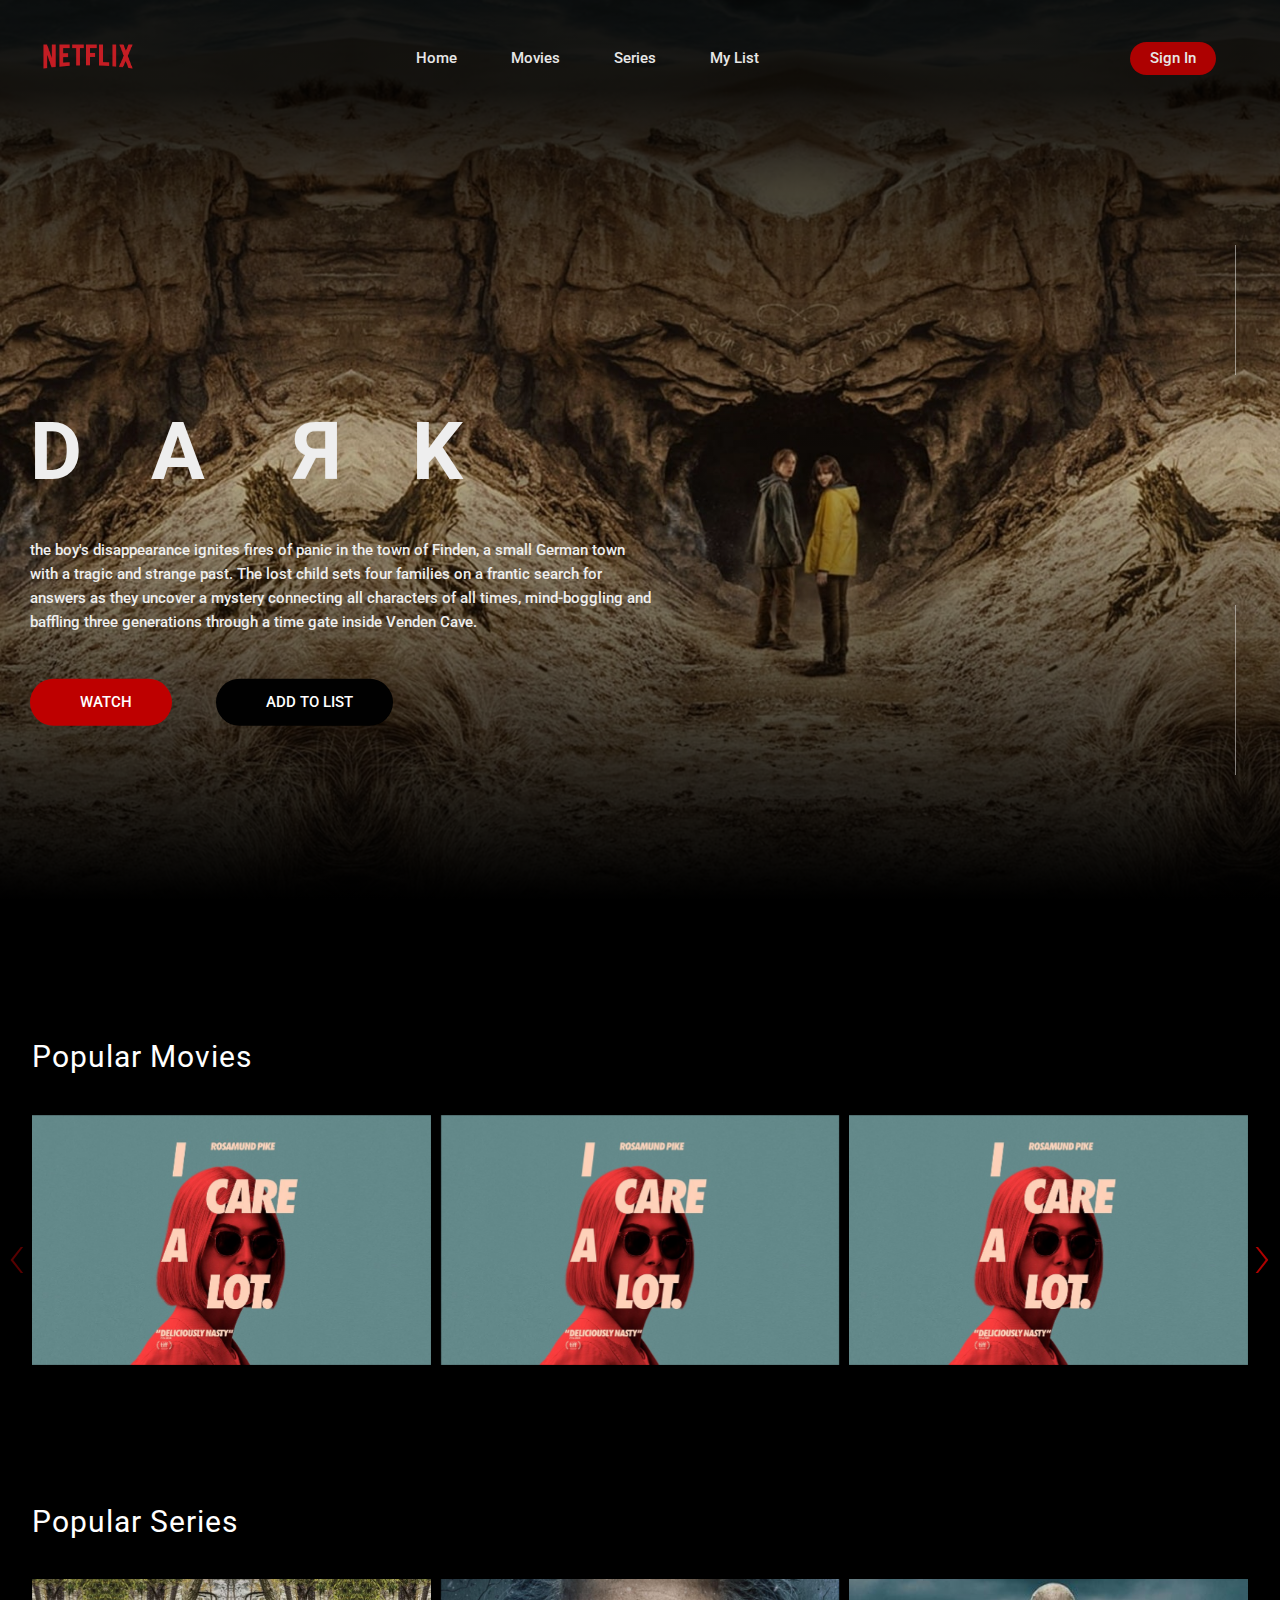
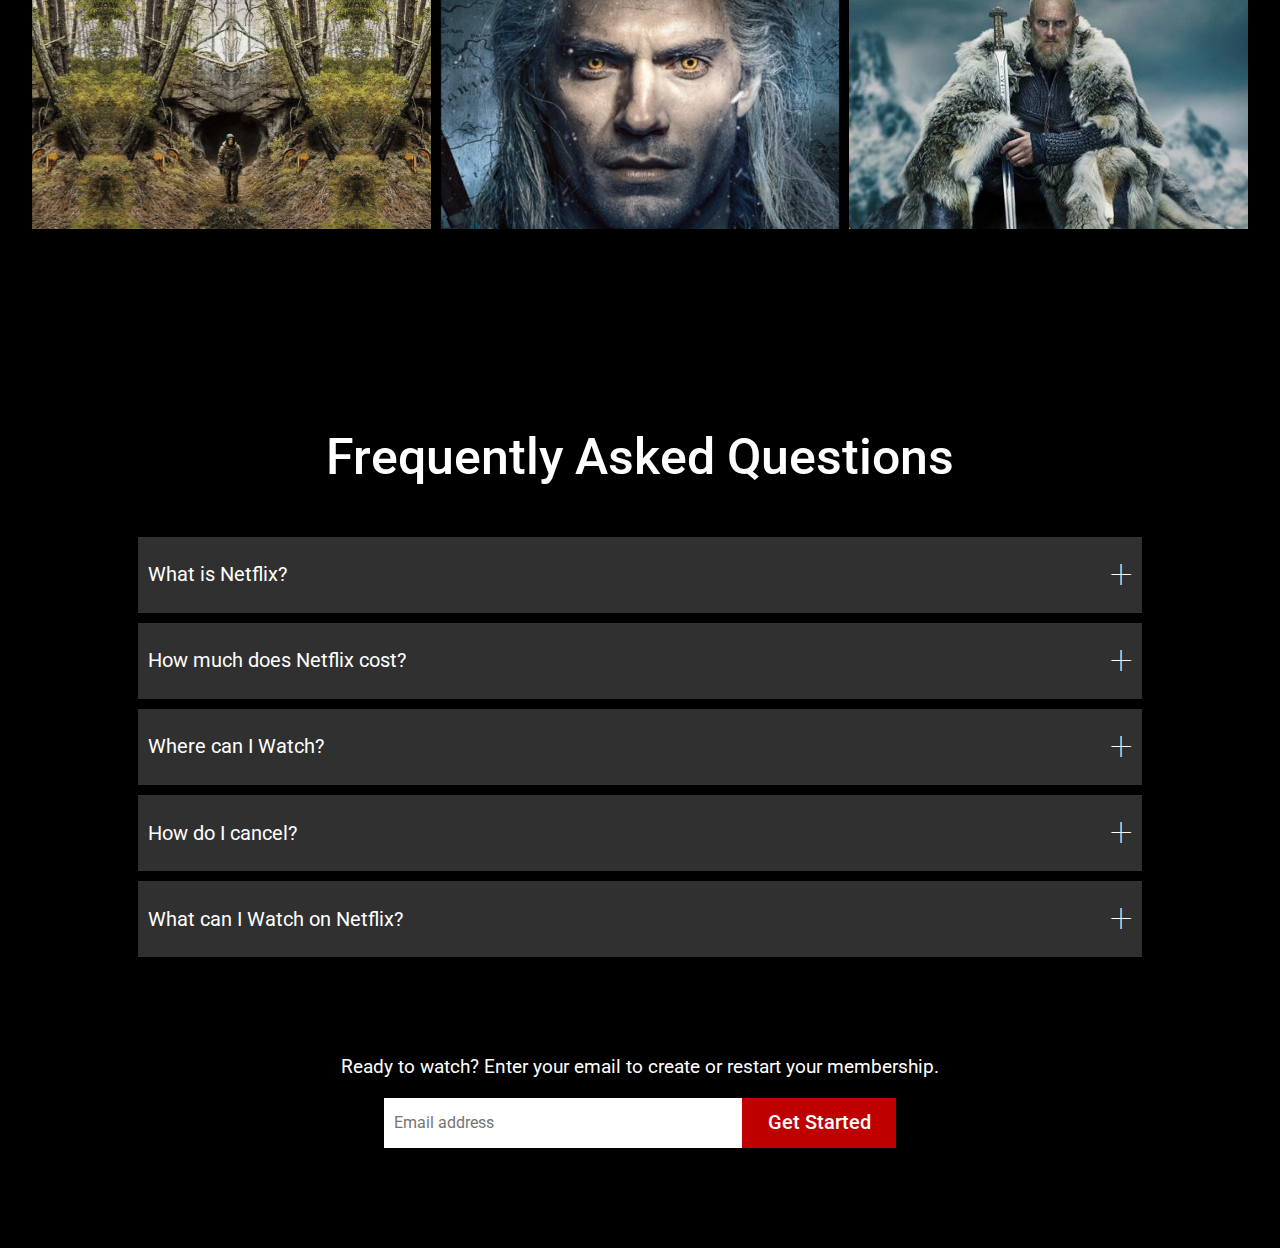
<file: index.html>
<!DOCTYPE html>
<html lang="en">
<head>
    <meta charset="UTF-8">
    <meta http-equiv="X-UA-Compatible" content="IE=edge">
    <meta name="viewport" content="width=device-width, initial-scale=1.0">
    <title>Netflix Redesign</title>
    <link rel="stylesheet" href="css/owl.carousel.min.css">
    <link rel="stylesheet" href="css/owl.theme.default.min.css">    
    <link rel="stylesheet" href="css/normalize.css">
    <link rel="stylesheet" href="css/style.css">
    <link rel="preconnect" href="https://fonts.gstatic.com">
    <link href="https://fonts.googleapis.com/css2?family=Roboto:wght@300;400;500&display=swap" rel="stylesheet">
    <link rel="stylesheet" href="https://pro.fontawesome.com/releases/v5.10.0/css/all.css" integrity="sha384-AYmEC3Yw5cVb3ZcuHtOA93w35dYTsvhLPVnYs9eStHfGJvOvKxVfELGroGkvsg+p" crossorigin="anonymous"/>    
</head>
<body>
    <!-- start landing -->
    <div class='landing'>
        <nav class="container">
            <a href="#" class="logo"><img src="imgs/logo.png" alt=""></a>
            <ul>
                <li><a href="">home</a></li>
                <li><a href="">movies</a></li>
                <li><a href="">series</a></li>
                <li><a href="">my list</a></li>
            </ul>
            <div class="notification">
                <i class="fas fa-search"></i>
                <i class="fas fa-bell"></i>
            </div>
            <a class="login-btn" href="pages/login.html">sign in</a>            
        </nav>
        <div class="slider">
            <div class="block one" id="block-1">
                <span class="overlay">
                    <div class="info">
                    <h2>da<span>r</span>k</h2>
                    <p>
                        the boy's disappearance ignites fires of panic in the town of Finden, a small German town with a tragic and strange past. The lost child sets four families on a frantic search for answers as they uncover a mystery connecting all characters of all times, mind-boggling and baffling three generations through a time gate inside Venden Cave.
                    </p>
                    <button><i class="fas fa-play"></i>watch</button>
                    <button><i class="fas fa-plus"></i>add to list</button>
                    </div>
                </span>
            </div>
            <!-- block 2 -->
            <div class="block two" id="block-2">
                <span class="overlay">
                    <div class="info">
                    <h2>la casa de papel</h2>
                    </div>
                    <div class="buttons">
                    <button><i class="fas fa-play"></i>watch</button>
                    <button><i class="fas fa-plus"></i>add to list</button>
                    </div>
                </span>
            </div>
            <!-- start block 3 -->
            <div class="block three" id="block-3">
                <span class="overlay">
                    <div class="info">
                    <p>
                        an underpaid, overqualified and dispirited high school chemistry teacher who is struggling with a recent diagnosis of stage-three lung cancer. White turns to a life of crime, partnering with his former student Jesse Pinkman Aaron Paul, by producing and distributing crystal meth to secure his family's financial future before he dies.
                    </p>
                    <button><i class="fas fa-play"></i>watch</button>
                    <button><i class="fas fa-plus"></i>add to list</button>
                    </div>
                </span>
            </div>
            <!-- end block 3 -->
        </div>
        <div class="social">
            <i class="fab fa-facebook-f"></i>
            <i class="fab fa-twitter"></i>
            <i class="fab fa-instagram"></i>
        </div>
        <!-- start switch -->
        <div class="switch">
            <i class="fas fa-circle active" data-switch="block-1"></i>
            <i class="fas fa-circle" data-switch="block-3"></i>
            <i class="fas fa-circle"  data-switch="block-2"></i>
        </div>
        <!-- end switch -->

    </div>
    <!-- end landing -->
    <!-- start slid moves -->
    <div class="container">
    <h2 class="title-1">Popular Movies</h2>
        <div class="slide-movies owl-carousel owl-theme inner">
            <div class="item">
                <img src="imgs/icarealot.jpg" alt="">
            </div>
            <div class="item">
                <img src="imgs/icarealot.jpg" alt="">
            </div>
            <div class="item">
                <img src="imgs/icarealot.jpg" alt="">
            </div>
            <div class="item">
                <img src="imgs/icarealot.jpg" alt="">
            </div>
            <div class="item">
                <img src="imgs/icarealot.jpg" alt="">
            </div>
            <div class="item">
                <img src="imgs/icarealot.jpg" alt="">
            </div>
        </div>
    </div>
    <!-- end slid moves -->
    <!-- start slid series -->
<div class="container">
    <h2 class="title-1">Popular Series</h2>
    <div class="slide-series owl-carousel owl-theme inner">
        <div class="item">
            <img src="imgs/dark.jpg" alt="">
        </div>
        <div class="item">
            <img src="imgs/witcher.jpg" alt="">
        </div>
        <div class="item">
            <img src="imgs/vikings.jpg" alt="">
        </div>
        <div class="item">
            <img src="imgs/dark-2.jpg" alt="">
        </div>
        <div class="item">
            <img src="imgs/witcher.jpg" alt="">
        </div>
        <div class="item">
            <img src="imgs/dark-2.jpg" alt="">
        </div>
    </div>   
</div> 
    <!-- end slid series -->
    <!-- start asked -->
    <div class="asked">
        <h1>Frequently Asked Questions</h1>
        <ul>
            <li>
                <button>
                    <h4>What is Netflix?</h4>
                    <span>&#43;</span>
                </button>
                <div class='details'>
                    <span>
                    <p>
                        Netflix is a streaming service that offers a wide variety of award-winning TV shows, movies, anime, documentaries, and more on thousands of internet-connected devices.
                        <br>
                        <br>
                        You can watch as much as you want, whenever you want without a single commercial – all for one low monthly price. There's always something new to discover and new TV shows and movies are added every week!
                    </p>
                    </span>
                </div>
            </li>
            <li>
                <button>
                    <h4>How much does Netflix cost?</h4>
                    <span>&#43;</span>
                </button>
                <div class='details'>
                    <span>
                    <p>
                        Watch Netflix on your smartphone, tablet, Smart TV, laptop, or streaming device, all for one fixed monthly fee. Plans range from EGP120 to EGP200 a month. No extra costs, no contracts.                        
                    </p>
                    </span>
                </div>
            </li>
            <li>
                <button>
                    <h4>Where can I Watch?</h4>
                    <span>&#43;</span>
                </button>
                <div class='details'>
                    <span>
                    <p>
                        Watch anywhere, anytime, on an unlimited number of devices. Sign in with your Netflix account to watch instantly on the web at netflix.com from your personal computer or on any internet-connected device that offers the Netflix app, including smart TVs, smartphones, tablets, streaming media players and game consoles.
                        <br>
                        <br>
                        You can also download your favorite shows with the iOS, Android, or Windows 10 app. Use downloads to watch while you're on the go and without an internet connection. Take Netflix with you anywhere.                        
                    </p>
                    </span>
                </div>
            </li>
            <li>
                <button>
                    <h4>How do I cancel?</h4>
                    <span>&#43;</span>
                </button>
                <div class='details'>
                    <span>
                    <p>
                        Netflix is flexible.There are no pesky contracts and no commitments. You can easily cancel your account online in two clicks. There are no cancellation fees – start or stop your account anytime.                        
                    </p>
                    </span>
                </div>
            </li>
            <li>
                <button>
                    <h4>What can I Watch on Netflix?</h4>
                    <span>&#43;</span>
                </button>
                <div class='details'>
                    <span>
                    <p>
                        Netflix has an extensive library of feature films, documentaries, TV shows, anime, award-winning Netflix originals, and more. Watch as much as you want, anytime you want.                        
                    </p>
                    </span>
                </div>
            </li>
        </ul>
    </div>
    <!-- end asked -->
    <!-- start subscribe -->
    <div class="subscribe">
        <h3>Ready to watch? Enter your email to create or restart your membership.</h3>
        <form action="">
            <input type="email" placeholder="Email address">
            <input type="submit" name="" id="" value="Get Started">
        </form>
    </div>
    <!-- end subscribe -->
    <!-- preloder -->
    <div id="preloader"></div>
<script src="js/jquery-x1.js"></script>    
<script src="js/owl.carousel.min.js"></script>    
<script src="js/main.js"></script>    
</body>
</html>
</file>
<file: css/style.css>
body{
    font-family: 'Roboto', sans-serif;
    background-color: #000000;
}

*{
    box-sizing: border-box;
}
/* variabels */
:root{
    --mainColor: #be0000;
}

/* start global styles */
.container{
    width: 95%;
    margin: auto;
}
/* end global styles */


/* start landing */
.landing{
    width: 100%;
}

/* start navbar */
nav{
    width: 100%;
    height: 13%;
    display: flex;
    align-items: center;
    position: absolute;
    z-index: 9999;
    opacity: .9;
}

nav .logo{
    width: 12%;
    padding-left: 30px;
    display: inline-block;
}

nav img{
    width: 100%;
}

nav ul{
    margin: 0;
    padding: 10px;
    list-style: none;
    width: 60%;
    margin: auto;
    text-align: center;
}

nav ul li:not(:last-child){
    margin-right: 50px;
} 

nav ul li{
    display: inline-block;
}

nav ul li a{
    text-decoration: none;
    color: #FFF;
    font-size: 15px;
    font-weight: 500;
    text-transform: capitalize;
}

nav ul li a:hover, .login i:hover{
    color: var(--mainColor);
}

.notification{
    width: fit-content;
    display: flex;
    justify-content: left;
    align-items: center;
    color: #EEE;
    font-size: 20px;
}
.notification i{
    margin-right: 50px;
    cursor: pointer;
    color: #FFF;
}

.login-btn, .block button{
    background-color: var(--mainColor);
    border: none;
    border-radius: 30px;
    padding: 10px 40px;
    color: #FFF;
    font-size: 15px;
    font-weight: 500;
    text-transform: capitalize;
    cursor: pointer;
    outline: 0;
}

.login-btn{
    padding: 8px 20px;
    text-decoration: none;
}
/* end navbar */

/* start slider */
.slider{
    width: 100%;
    height: 100%;
    position: absolute;
    top: 0;
    left: 0;
    overflow: hidden;
}

.slider .block{
    width: 100%;
    height: 100%;
    position: relative;
    overflow: hidden;
}

.slider .block .overlay{
    width: 100%;
    height: 100%;
    display: block;
    background: -webkit-linear-gradient(top, rgb(0, 0, 0, .9)10%, rgb(0, 0, 0, .2)50%,rgb(0, 0, 0));
    background: -moz-linear-gradient(top, rgb(0, 0, 0, .9)10%, rgb(0, 0, 0, .2)50%,rgb(0, 0, 0));
}


.slider .block .info{
    width: 100%;
    position: absolute;
    top: 70%;
    transform: translateY(-70%);
    color: #EEE;
    padding-left: 30px;
}

.slider .block .info h2{
    width: fit-content;
    font-size: 80px;
    letter-spacing: 70px;
    text-transform: uppercase;
    margin: 0;
    padding: 0;
}

.slider .block.one .info h2 span{
    display: inline-block;
    transform: rotateY(-180deg);
    margin-left: -54px;
    margin-right: 70px;
}

.slider .block .info p{
    font-size: 15px;
    line-height: 1.6;
    width: 50%;
    font-weight: 500;
    color: #EEE;
    margin-top: 40px;
}

.block button{
    padding: 15px 40px;
    margin: 30px 40px 0 0 ;
    text-transform: uppercase;
}

.block button i{
    margin-right: 10px;
}

.block button:last-child{
    background-color: rgb(1, 1, 1);
}

.slider .block{
    background-size: cover;
}
/* start block 1 */

.slider .block:first-child{
    background-image: url('../imgs/dark-2.jpg');
    background-position: 0 40%;
}

/* start block 2 */
.slider .block.two{
    background-image: url('../imgs/IMG03.jpg');
    background-position: 0 45%;
    position: absolute;
}


.slider .block.two .buttons{
    display: inline-block;
    position: absolute;
    bottom: 30px;
    right: 100px;
}

/* start block 3 */

.slider .block:last-child{
    background-image: url('../imgs/IMG01.jpg');
    background-position: 0 40%;
}

.slider .block.three .info p{
    color: #CCC;
}

/* start social */
.social{
    width: 50px;
    height: 200px;
    position: absolute;
    right: 20px;
    top: 55%;
    margin-top: -100px;
    z-index: 99;
    text-align: center;
}

.social::before{
    content: "";
    width: .5px;
    height: 130px;
    background-color: rgba(248, 248, 248, 0.5);
    position: absolute;
    top: -150px;
}

.social::after{
    content: "";
    width: .5px;
    height: 170px;
    background-color: rgb(238, 238, 238, .5);
    position: absolute;
    bottom: -180px;
}

.social i{
    color: #EEE;
    display: block;
    font-size: 25px;
    cursor: pointer;
}

.social i:first-child:hover{
    color: #4867AA;
}

.social i:nth-child(2):hover{
    color: #29A4D9;
}

.social i:last-child:hover{
    color: #a866af;
}

.social i:not(:last-child){
    margin-bottom: 50px;
}
/* end social */

/* start switch */
.switch{
    width: 50px;
    height: 200px;
    position: absolute;
    right: 70px;
    top: 55%;
    margin-top: -100px;
    z-index: 99;
    text-align: center;
    padding-top: 20px;
}

.switch i{
    color: #999;
    display: block;
    font-size: 15px;
    cursor: pointer;
}

.switch i.active{
    color: var(--mainColor);
}


.switch i:not(:last-child){
    margin-bottom: 50px;
}
/* end switch */
/* end slider */
/* end landing */

/* start slid*/
.title-1{
    color: rgb(255,255,255);
    margin: 0;
    padding: 40px 0;
    font-size: 30px;
    letter-spacing: 1px;
    margin-top: 100px;
    font-weight: 400;
}

.owl-item .item img{
    width: 100%;
    height: 100%;
    object-fit: cover;
}

.owl-item .item{
    height: 250px;
}

.owl-nav{
    position: absolute;
    top: 50%;
    width: 100%;
}

.owl-nav button{
    position: absolute;
    top: 50%;
    transform: translateY(-50%);
}

.owl-nav button.owl-prev{
    left: -30px;
}

.owl-nav button.owl-next{
    right: -30px;
}


.owl-nav button span{
    color: #AD0201;
    font-size: 70px;
    font-weight: lighter;
}

.owl-nav button:hover{
    background: none !important;
}
/* end slide */
/* start asked */
.asked{
    width: 80%;
    margin: auto;
}
.asked h1{
    font-size: 50px;
    color: #FFF;
    font-weight: 500;
    margin: 200px 0 50px;
    text-align: center;
}

.asked ul{
    margin: 0;
    padding: 0;
}

.asked ul li{
    margin: 10px;
}

.asked button{
    width: 100%;
    text-align: left;
    font-weight: 400;
    border: 0;
    background: #303030;
    color: #FFF;
    cursor: pointer;
    display: flex;
    align-items: center;
    padding: 0 10px;
}

.asked button h4{
    font-size: 20px;
    font-weight: 400;
}

.asked button span{
    margin-left: auto;
    font-weight: lighter;
    font-size: 40px;
}

.details{
    background: #303030;
    border-top: 1px solid #111;
    padding: 30px 10px;
    display: none;
}

.asked .details span p{
    font-size: 20px;
    color: #FFF;
}
/* end asked */
/* start subscribe */
.subscribe{
    width: 80%;
    margin: 100px auto;
    text-align: center;
}
.subscribe h3{
    color: #FFF;
    font-weight: 400;
}
.subscribe form{
    width: 50%;
    margin: auto;
    display: flex;
}
.subscribe input[type="email"]{
    width: 70%;
    height: 50px;
    padding: 10px;
    color: #777;
    outline: none;
    border: 0;
}

.subscribe input[type="submit"]{
    width: 30%;
    height: 50px;
    border: 0;
    background-color: #be0000;
    color: #FFF;
    font-size: 20px;
    font-weight: 500;
    cursor: pointer;
}
/* end subscribe */



/* media query */
@media (max-width: 991px){
    .landing{
        max-width: 100%;
    }
    nav .logo {
        width: 25%;
        padding-left: 5px;
    }
    
    nav ul{
        display: none;
    }
    .notification{
        display: none;
    }

    .login-btn{
        margin-left: auto;
    }
    .social{
        display: none;
    }
    .switch{
        right: 0;
    }
    
    .slider .block .info{
        padding-left: 10px;
    }
    .slider .block:first-child{
        background-position: 50%;
    }
    .slider .block.three{
        background-position: 93%;
        background-repeat: no-repeat;
    }
    .slider .block .info h2{
        font-size: 50px;
        letter-spacing: 20px;
    }
    .slider .block.one .info h2 span{
        margin-left: -20px;
        margin-right: 20px;
    }
    .slider .block .info p{
        width: 60%;
        font-size: 12px;
        line-height: 1.5;
    }
    .block button{
        margin: 10px 20px 0 0 ;
        padding: 10px 20px;
    }
    
    .title-1 {
        padding: 30px 0;
        font-size: 25px;
    }
    .owl-nav{
        display: none;
    }
    .asked{
        width: 95%;
        margin: auto;
    }
    .asked h1{
        font-size: 30px;
        margin: 100px 0 50px;
    }
    .asked button{
        width: 100%;
    }
    .subscribe h3{
        font-size: 15px;
    }
    .subscribe form{
        width: 90%;
        margin: auto;
        display: flex;
    }
}




/*--------------------------------------------------------------
# Preloader
--------------------------------------------------------------*/
#preloader {
    position: fixed;
    top: 0;
    left: 0;
    right: 0;
    bottom: 0;
    z-index: 9999;
    overflow: hidden;
    background: #151515;
  }
  
  #preloader:before {
    content: "";
    position: fixed;
    top: calc(50% - 0px);
    left: calc(50% - 30px);
    border: 6px solid #be0000;
    border-top-color: #151515;
    border-bottom-color: #151515;
    border-radius: 50%;
    width: 60px;
    height: 60px;
    -webkit-animation: animate-preloader 1s linear infinite;
    animation: animate-preloader 1s linear infinite;
  }
  
  @-webkit-keyframes animate-preloader {
    0% {
      transform: rotate(0deg);
    }
    100% {
      transform: rotate(360deg);
    }
  }
  
  @keyframes animate-preloader {
    0% {
      transform: rotate(0deg);
    }
    100% {
      transform: rotate(360deg);
    }
  }
  
  /*--------------------------------------------------------------
  # Disable aos animation delay on mobile devices
  --------------------------------------------------------------*/
  @media screen and (max-width: 768px) {
    [data-aos-delay] {
      transition-delay: 0 !important;
    }
  }
</file>
